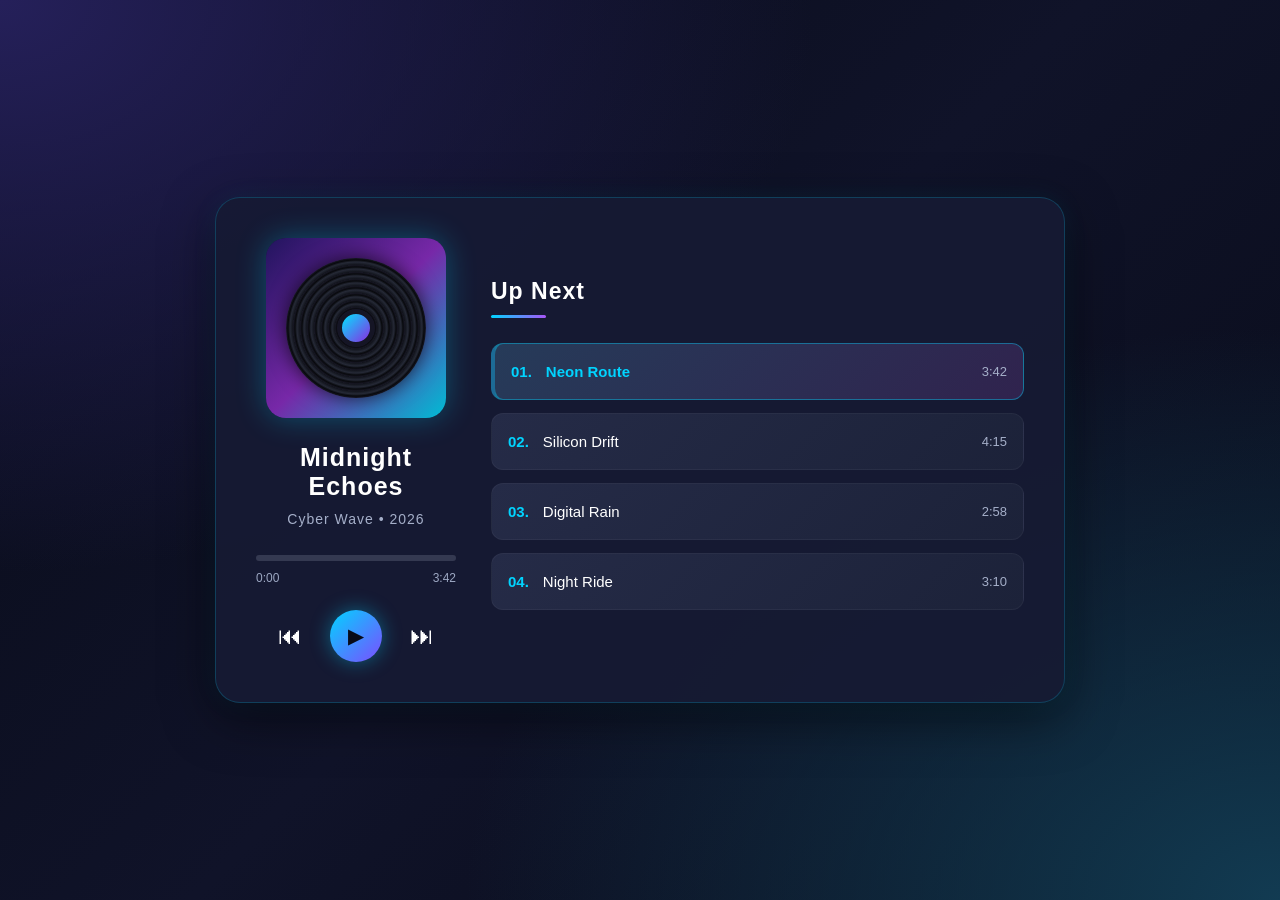
<file: index.html>
<!DOCTYPE html>
<html lang="en">
<head>
    <meta charset="UTF-8">
    <meta name="viewport" content="width=device-width, initial-scale=1.0">
    <title>Midnight Echoes - Music Player</title>
    <link rel="stylesheet" href="style.css">
</head>

<body>

<div class="music-container">

    <div class="album-section">

        <div class="album-cover">
            <div class="vinyl">
                <div class="vinyl-center"></div>
            </div>
        </div>

        <h2>Midnight Echoes</h2>

        <p class="artist">Cyber Wave • 2026</p>

        <div class="progress-bar">
            <div class="progress"></div>
        </div>

        <div class="time">
            <span>0:00</span>
            <span>3:42</span>
        </div>

        <div class="controls">

            <button class="previous" type="button">⏮</button>

            <button class="play" type="button">▶</button>

            <button class="next" type="button">⏭</button>

        </div>

    </div>

    <div class="playlist-section">

        <h2>Up Next</h2>

        <div class="track active">
            <div class="track-info">
                <span class="number">01.</span>
                <span>Neon Route</span>
            </div>
            <span class="duration">3:42</span>
        </div>

        <div class="track">
            <div class="track-info">
                <span class="number">02.</span>
                <span>Silicon Drift</span>
            </div>
            <span class="duration">4:15</span>
        </div>

        <div class="track">
            <div class="track-info">
                <span class="number">03.</span>
                <span>Digital Rain</span>
            </div>
            <span class="duration">2:58</span>
        </div>

        <div class="track">
            <div class="track-info">
                <span class="number">04.</span>
                <span>Night Ride</span>
            </div>
            <span class="duration">3:10</span>
        </div>

    </div>

</div>

<script src="script.js"></script>

</body>
</html>
</file>
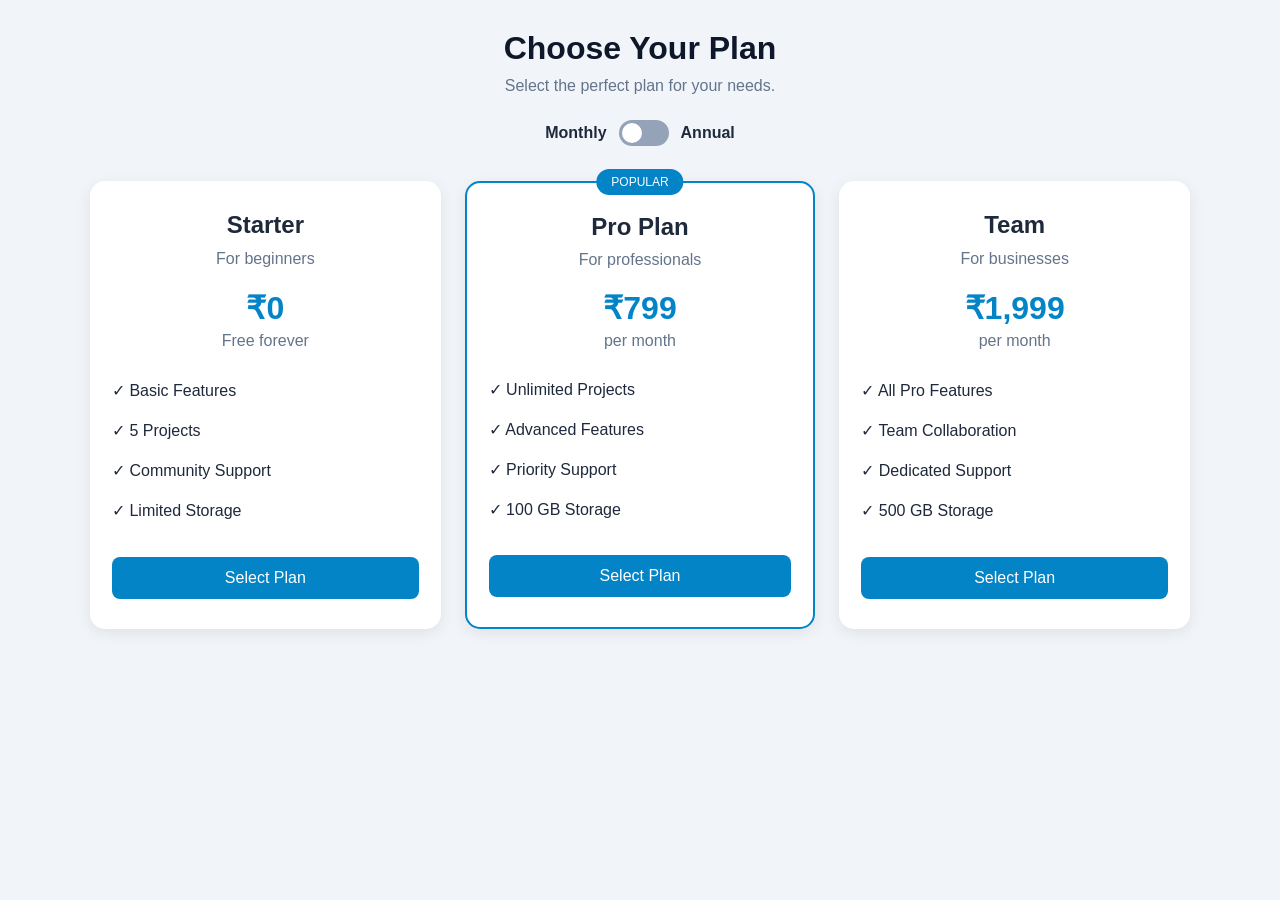
<file: task2.html>
<!DOCTYPE html>
<html lang="en">
<head>
    <meta charset="UTF-8">
    <meta name="viewport" content="width=device-width, initial-scale=1.0">
    <title>Responsive Pricing Cards</title>
    <link rel="stylesheet" href="task2.css">
</head>
<body>

<main class="container">
    <h1>Choose Your Plan</h1>
    <p class="subtitle">Select the perfect plan for your needs.</p>

    <div class="billing">
        <span>Monthly</span>
        <label class="switch">
            <input type="checkbox" id="billingToggle">
            <span class="slider"></span>
        </label>
        <span>Annual</span>
    </div>

    <section class="pricing-container">

        <div class="card">
            <h2>Starter</h2>
            <p class="description">For beginners</p>
            <h3 class="price" data-monthly="0" data-annual="0">₹0</h3>
            <p class="period">Free forever</p>
            <ul>
                <li>✓ Basic Features</li>
                <li>✓ 5 Projects</li>
                <li>✓ Community Support</li>
                <li>✓ Limited Storage</li>
            </ul>
            <button class="select-btn">Select Plan</button>
        </div>

        <div class="card popular">
            <span class="badge">POPULAR</span>
            <h2>Pro Plan</h2>
            <p class="description">For professionals</p>
            <h3 class="price" data-monthly="799" data-annual="7990">₹799</h3>
            <p class="period">per month</p>
            <ul>
                <li>✓ Unlimited Projects</li>
                <li>✓ Advanced Features</li>
                <li>✓ Priority Support</li>
                <li>✓ 100 GB Storage</li>
            </ul>
            <button class="select-btn">Select Plan</button>
        </div>

        <div class="card">
            <h2>Team</h2>
            <p class="description">For businesses</p>
            <h3 class="price" data-monthly="1999" data-annual="19990">₹1,999</h3>
            <p class="period">per month</p>
            <ul>
                <li>✓ All Pro Features</li>
                <li>✓ Team Collaboration</li>
                <li>✓ Dedicated Support</li>
                <li>✓ 500 GB Storage</li>
            </ul>
            <button class="select-btn">Select Plan</button>
        </div>

    </section>

    <p id="message"></p>
</main>

<script src="task2.js"></script>
</body>
</html>
</file>
<file: style.css>
* {
    margin: 0;
    padding: 0;
    box-sizing: border-box;
}

/* BODY BACKGROUND */

body {
    font-family: 'Segoe UI', Arial, sans-serif;
    background:
        radial-gradient(ellipse at top left, #25205a 0%, transparent 45%),
        radial-gradient(ellipse at bottom right, #123b52 0%, transparent 45%),
        linear-gradient(135deg, #080b18, #101329, #080b18);
    color: white;
    min-height: 100vh;
    display: flex;
    justify-content: center;
    align-items: center;
    padding: 25px;
}

/* MAIN MUSIC CONTAINER */

.music-container {
    width: 100%;
    max-width: 850px;
    background: rgba(22, 27, 51, 0.92);
    padding: 35px;
    border: 1px solid rgba(0, 212, 255, 0.2);
    border-radius: 25px;
    display: grid;
    grid-template-columns: 1fr;
    gap: 35px;
    box-shadow:
        0 15px 50px rgba(0, 0, 0, 0.5),
        0 0 25px rgba(0, 212, 255, 0.08);
}

/* ALBUM SECTION */

.album-section {
    text-align: center;
}

/* ALBUM COVER */

.album-cover {
    width: 190px;
    height: 190px;
    margin: 0 auto 25px;
    background: linear-gradient(
        135deg,
        #21145e,
        #7728a8,
        #00bcd4
    );
    border-radius: 20px;
    display: flex;
    justify-content: center;
    align-items: center;
    box-shadow: 0 0 30px rgba(0, 212, 255, 0.3);
    overflow: hidden;
}

/* VINYL DISC */

.vinyl {
    width: 145px;
    height: 145px;
    border-radius: 50%;
    background: repeating-radial-gradient(
        circle,
        #11131b 0px,
        #252936 3px,
        #08090d 5px,
        #181825 7px
    );
    display: flex;
    justify-content: center;
    align-items: center;
    box-shadow: 0 0 20px rgba(0, 0, 0, 0.7);
    animation: spin 5s linear infinite;
}

.vinyl-center {
    width: 38px;
    height: 38px;
    background: linear-gradient(135deg, #00e5ff, #8a2be2);
    border: 5px solid #151525;
    border-radius: 50%;
}

/* VINYL ANIMATION */

@keyframes spin {
    from {
        transform: rotate(0deg);
    }

    to {
        transform: rotate(360deg);
    }
}

/* ALBUM DETAILS */

.album-section h2 {
    font-size: 25px;
    letter-spacing: 1px;
    margin-bottom: 10px;
    color: white;
}

.artist {
    color: #a5afc9;
    font-size: 14px;
    letter-spacing: 1px;
}

/* PROGRESS BAR */

.progress-bar {
    width: 100%;
    height: 6px;
    background: #343951;
    border-radius: 20px;
    margin-top: 28px;
    overflow: hidden;
}

.progress {
    width: 0%;
    height: 100%;
    background: linear-gradient(90deg, #00d4ff, #a855f7);
    border-radius: 20px;
    transition: width 0.3s linear;
}

/* TIME DISPLAY */

.time {
    display: flex;
    justify-content: space-between;
    color: #9da8c3;
    font-size: 12px;
    margin-top: 10px;
}

/* PLAYBACK CONTROLS */

.controls {
    display: flex;
    justify-content: center;
    align-items: center;
    gap: 28px;
    margin-top: 25px;
}

.controls button {
    background: transparent;
    color: white;
    border: none;
    font-size: 24px;
    cursor: pointer;
    transition: transform 0.3s ease, color 0.3s ease;
}

.controls button:hover {
    transform: scale(1.2);
    color: #00d4ff;
}

/* PLAY BUTTON */

.controls .play {
    width: 52px;
    height: 52px;
    border-radius: 50%;
    background: linear-gradient(135deg, #00d4ff, #7c4dff);
    color: #080b18;
    font-size: 21px;
    box-shadow: 0 0 20px rgba(0, 212, 255, 0.4);
}

.controls .play:hover {
    color: #080b18;
    box-shadow: 0 0 30px rgba(0, 212, 255, 0.7);
}

/* PLAYLIST SECTION */

.playlist-section h2 {
    font-size: 23px;
    margin-bottom: 25px;
    letter-spacing: 1px;
    color: white;
}

.playlist-section h2::after {
    content: "";
    display: block;
    width: 55px;
    height: 3px;
    margin-top: 10px;
    background: linear-gradient(90deg, #00d4ff, #a855f7);
    border-radius: 10px;
}

/* TRACK ROWS */

.track {
    display: flex;
    justify-content: space-between;
    align-items: center;
    width: 100%;
    padding: 19px 16px;
    margin-bottom: 13px;
    background: linear-gradient(135deg, #252b47, #1c2239);
    border: 1px solid rgba(255, 255, 255, 0.04);
    border-radius: 12px;
    cursor: pointer;
    transition: transform 0.3s ease,
                background 0.3s ease,
                border-color 0.3s ease;
}

.track:hover {
    transform: translateX(6px);
    background: linear-gradient(135deg, #343c60, #252d4b);
    border-color: rgba(0, 212, 255, 0.4);
}

.track-info {
    display: flex;
    align-items: center;
    gap: 14px;
    font-size: 15px;
}

.number {
    color: #00d4ff;
    font-weight: bold;
}

.duration {
    color: #a5afc9;
    font-size: 13px;
}

.track.active {
    background: linear-gradient(135deg, #263b59, #30234e);
    border-left: 4px solid #00d4ff;
    border-color: rgba(0, 212, 255, 0.4);
}

.track.active .track-info span:last-child {
    color: #00d4ff;
    font-weight: bold;
}

/* DESKTOP RESPONSIVE DESIGN */

@media (min-width: 768px) {

    .music-container {
        grid-template-columns: 200px 1fr;
        align-items: center;
        gap: 35px;
        padding: 40px;
    }

    .album-cover {
        width: 180px;
        height: 180px;
    }

    .vinyl {
        width: 140px;
        height: 140px;
    }

    .album-section,
    .playlist-section {
        width: 100%;
    }
}

/* SMALL MOBILE SCREENS */

@media (max-width: 400px) {

    body {
        padding: 12px;
    }

    .music-container {
        padding: 20px 15px;
        gap: 28px;
    }

    .album-section h2 {
        font-size: 21px;
    }

    .track {
        padding: 16px 10px;
    }

    .track-info {
        gap: 9px;
        font-size: 14px;
    }
}
</file>
<file: task2.css>
* {
    margin: 0;
    padding: 0;
    box-sizing: border-box;
}

body {
    font-family: Arial, sans-serif;
    background: #f1f5f9;
    color: #1e293b;
    padding: 30px 15px;
}

.container {
    max-width: 1100px;
    margin: auto;
    text-align: center;
}

h1 {
    margin-bottom: 10px;
    color: #0f172a;
}

.subtitle {
    color: #64748b;
    margin-bottom: 25px;
}

.billing {
    display: inline-flex;
    align-items: center;
    gap: 12px;
    margin-bottom: 35px;
    font-weight: bold;
}

.switch {
    position: relative;
    width: 50px;
    height: 26px;
}

.switch input {
    display: none;
}

.slider {
    position: absolute;
    inset: 0;
    background: #94a3b8;
    border-radius: 30px;
    cursor: pointer;
    transition: 0.3s;
}

.slider::before {
    content: "";
    position: absolute;
    height: 20px;
    width: 20px;
    left: 3px;
    bottom: 3px;
    background: white;
    border-radius: 50%;
    transition: 0.3s;
}

.switch input:checked + .slider {
    background: #0284c7;
}

.switch input:checked + .slider::before {
    transform: translateX(24px);
}

.pricing-container {
    display: grid;
    grid-template-columns: 1fr;
    gap: 1.5rem;
}

.card {
    background: white;
    padding: 30px 22px;
    border-radius: 15px;
    box-shadow: 0 4px 15px rgba(0,0,0,0.08);
    display: flex;
    flex-direction: column;
    justify-content: space-between;
    position: relative;
    transition: transform 0.25s, box-shadow 0.25s;
    min-height: 430px;
}

.card:hover {
    transform: translateY(-6px);
    box-shadow: 0 10px 25px rgba(0,0,0,0.15);
}

.card h2 {
    margin-bottom: 10px;
}

.description {
    color: #64748b;
}

.price {
    font-size: 32px;
    color: #0284c7;
    margin: 20px 0 5px;
}

.period {
    color: #64748b;
    margin-bottom: 20px;
}

.card ul {
    list-style: none;
    text-align: left;
    line-height: 2.5;
    margin-bottom: 25px;
}

.select-btn {
    width: 100%;
    padding: 12px;
    background: #0284c7;
    color: white;
    border: none;
    border-radius: 8px;
    cursor: pointer;
    font-size: 16px;
    transition: 0.3s;
}

.select-btn:hover {
    background: #0369a1;
}

.select-btn:active {
    transform: scale(0.96);
}

.popular {
    border: 2px solid #0284c7;
    animation: glow 2s infinite alternate;
}

.badge {
    position: absolute;
    background: #0284c7;
    color: white;
    padding: 6px 15px;
    border-radius: 20px;
    font-size: 12px;
    top: -14px;
    left: 50%;
    transform: translateX(-50%);
}

@keyframes glow {
    from {
        box-shadow: 0 0 5px #38bdf8;
    }
    to {
        box-shadow: 0 0 18px #0284c7;
    }
}

#message {
    margin-top: 25px;
    font-weight: bold;
    color: #0284c7;
}

@media (min-width: 850px) {
    .pricing-container {
        grid-template-columns: repeat(3, 1fr);
    }
}
</file>
